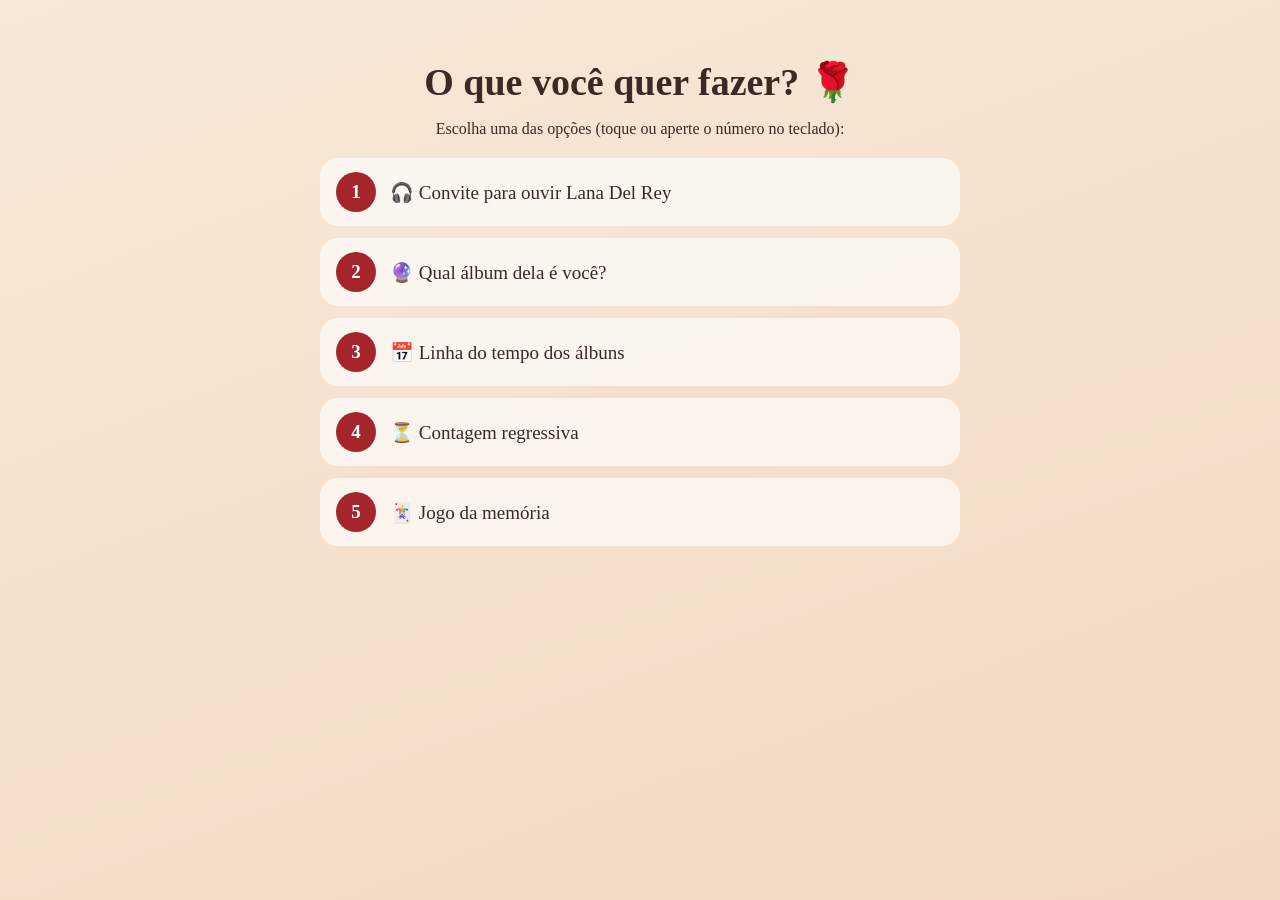
<file: lana/index.html>
<!DOCTYPE html>
<html lang="pt-BR">
<head>
<meta charset="utf-8">
<meta name="viewport" content="width=device-width, initial-scale=1">
<title>Escolha</title>
<link rel="stylesheet" href="css/base.css">
<link rel="stylesheet" href="css/index.css">
</head>
<body>
<main>
  <h1>O que você quer fazer? 🌹</h1>
  <p>Escolha uma das opções (toque ou aperte o número no teclado):</p>
  <nav id="menu"></nav>
</main>
<script src="js/index.js"></script>
</body>
</html>
</file>
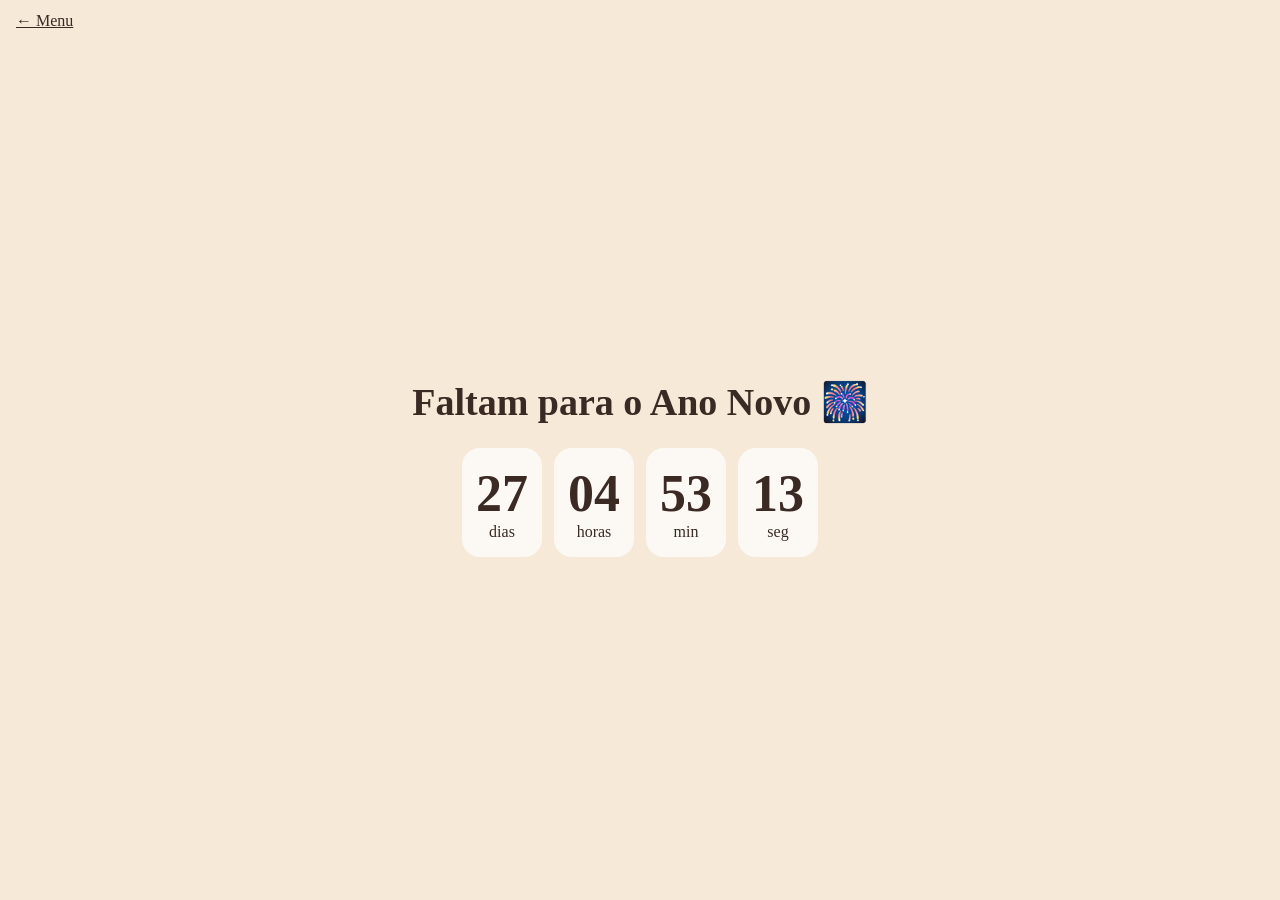
<file: lana/contagem.html>
<!DOCTYPE html>
<html lang="pt-BR">
<head>
<meta charset="utf-8">
<meta name="viewport" content="width=device-width, initial-scale=1">
<title>Contagem regressiva</title>
<link rel="stylesheet" href="css/base.css">
<link rel="stylesheet" href="css/contagem.css">
</head>
<body>
<a class="voltar" href="index.html">← Menu</a>
<main>
  <h1 id="titulo"></h1>
  <div id="relogio"></div>
</main>
<script src="js/contagem.js"></script>
</body>
</html>
</file>
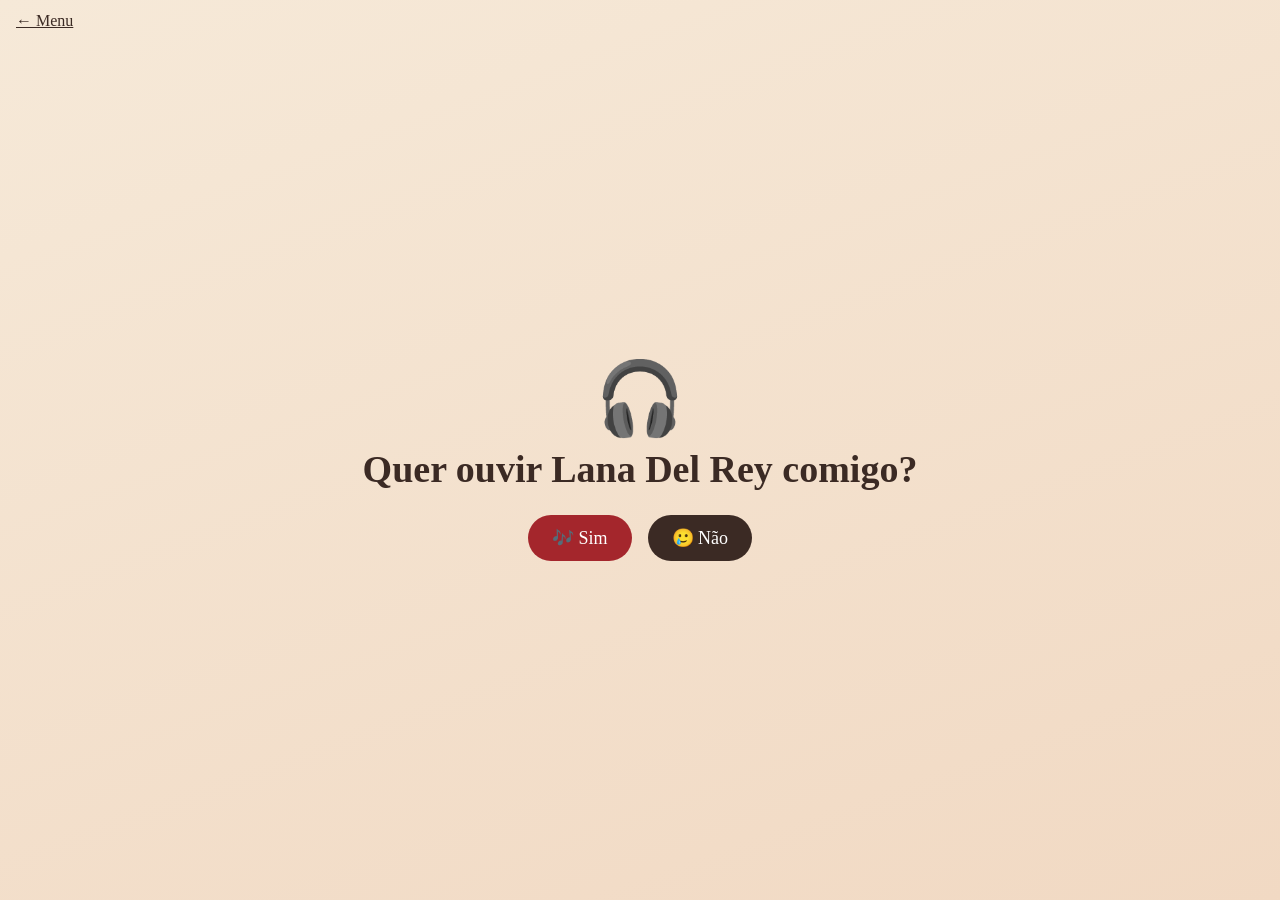
<file: lana/convite.html>
<!DOCTYPE html>
<html lang="pt-BR">
<head>
<meta charset="utf-8">
<meta name="viewport" content="width=device-width, initial-scale=1">
<title>Convite</title>
<link rel="stylesheet" href="css/base.css">
<link rel="stylesheet" href="css/convite.css">
</head>
<body>
<a class="voltar" href="index.html">← Menu</a>
<main id="tela">
  <div class="enfeite">🎧</div>
  <h1>Quer ouvir Lana Del Rey comigo?</h1>
  <div class="botoes">
    <button class="btn" id="sim">🎶 Sim</button>
    <button class="btn" id="nao">🥲 Não</button>
  </div>
</main>
<script src="js/convite.js"></script>
</body>
</html>
</file>
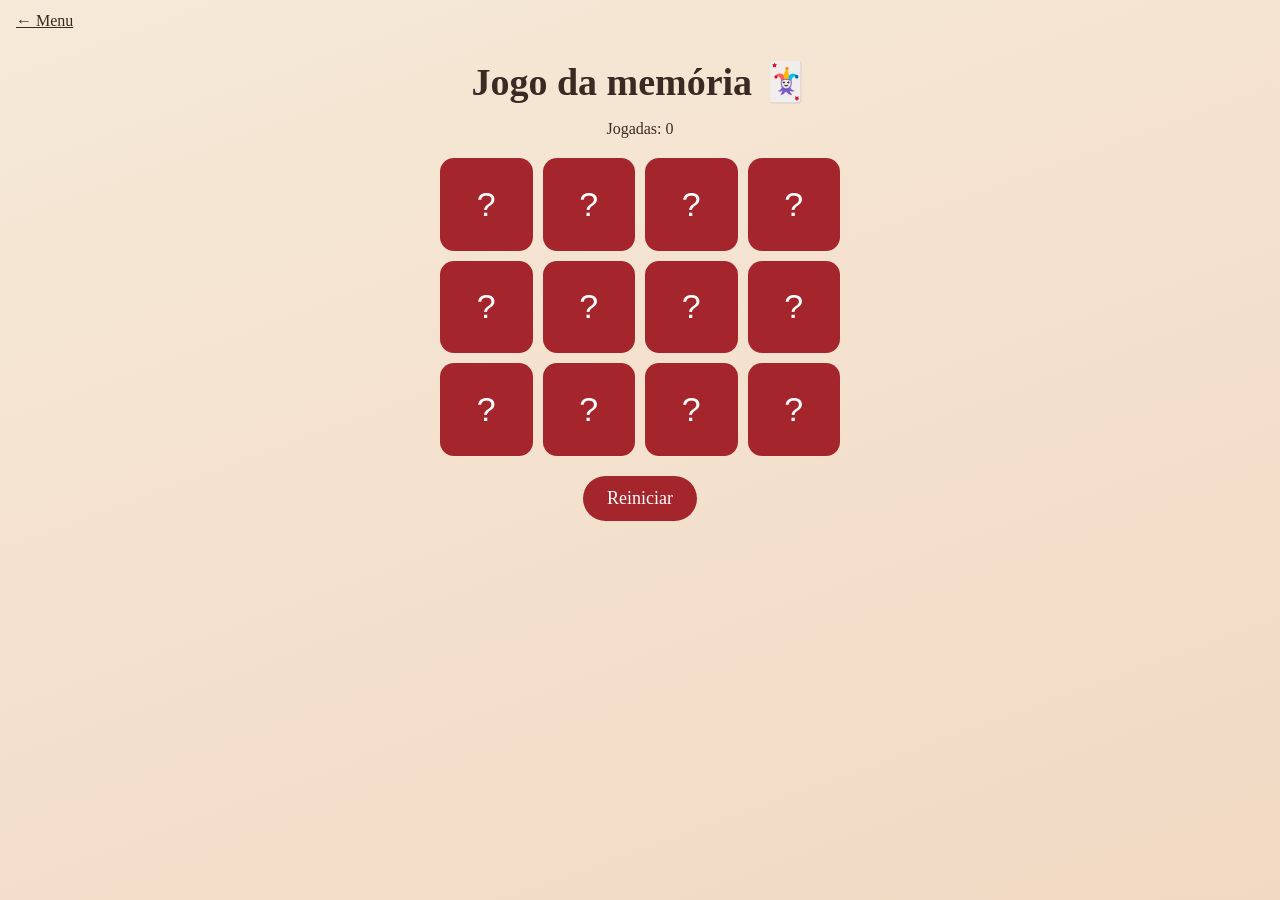
<file: lana/memoria.html>
<!DOCTYPE html>
<html lang="pt-BR">
<head>
<meta charset="utf-8">
<meta name="viewport" content="width=device-width, initial-scale=1">
<title>Jogo da memória</title>
<link rel="stylesheet" href="css/base.css">
<link rel="stylesheet" href="css/memoria.css">
</head>
<body>
<a class="voltar" href="index.html">← Menu</a>
<main>
  <h1>Jogo da memória 🃏</h1>
  <p id="info">Jogadas: 0</p>
  <div id="grade"></div>
  <p><button class="btn" id="reiniciar">Reiniciar</button></p>
</main>
<script src="js/memoria.js"></script>
</body>
</html>
</file>
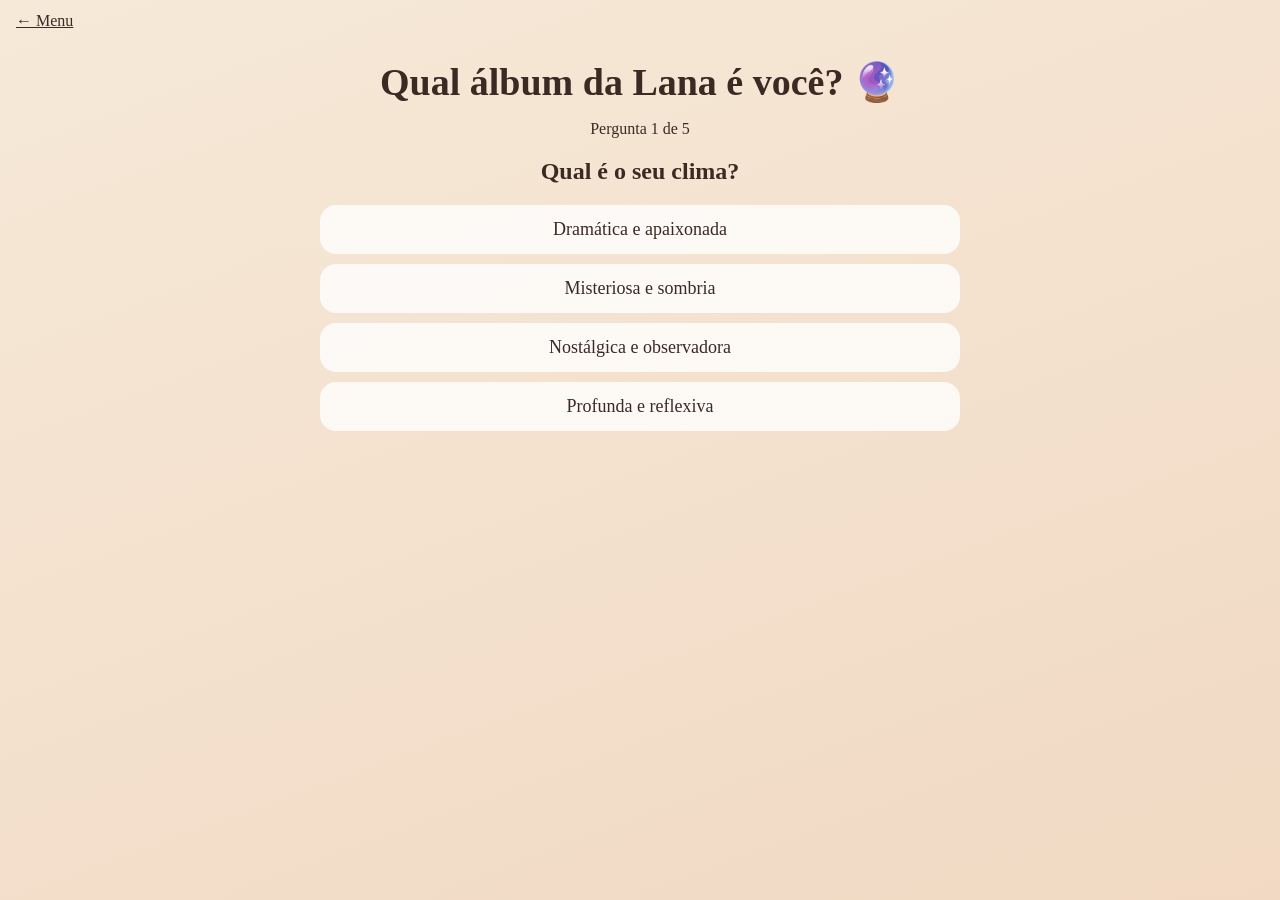
<file: lana/quiz.html>
<!DOCTYPE html>
<html lang="pt-BR">
<head>
<meta charset="utf-8">
<meta name="viewport" content="width=device-width, initial-scale=1">
<title>Qual álbum?</title>
<link rel="stylesheet" href="css/base.css">
<link rel="stylesheet" href="css/quiz.css">
</head>
<body>
<a class="voltar" href="index.html">← Menu</a>
<main>
  <h1>Qual álbum da Lana é você? 🔮</h1>
  <p id="prog"></p>
  <div id="caixa"></div>
</main>
<script src="js/quiz.js"></script>
</body>
</html>
</file>
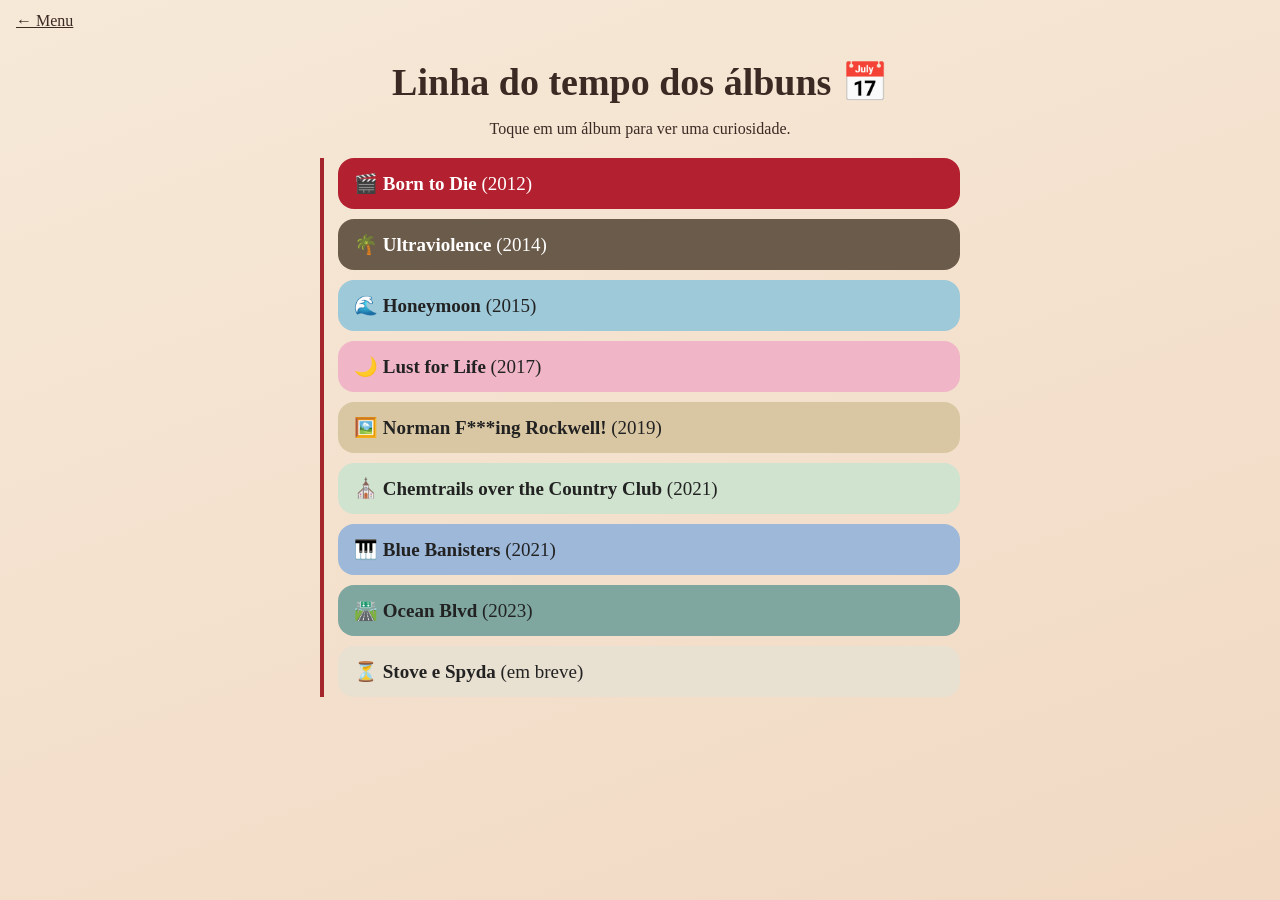
<file: lana/timeline.html>
<!DOCTYPE html>
<html lang="pt-BR">
<head>
<meta charset="utf-8">
<meta name="viewport" content="width=device-width, initial-scale=1">
<title>Linha do tempo</title>
<link rel="stylesheet" href="css/base.css">
<link rel="stylesheet" href="css/timeline.css">
</head>
<body>
<a class="voltar" href="index.html">← Menu</a>
<main>
  <h1>Linha do tempo dos álbuns 📅</h1>
  <p>Toque em um álbum para ver uma curiosidade.</p>
  <div id="lista"></div>
</main>
<script src="js/timeline.js"></script>
</body>
</html>
</file>
<file: lana/css/base.css>
*{box-sizing:border-box}
body{margin:0;min-height:100vh;font-family:Georgia,'Times New Roman',serif;text-align:center;padding:48px 16px 24px;background:var(--bg,#f6e9d8);background-attachment:fixed;color:#3b2a24}
main{max-width:640px;margin:0 auto}
h1{font-size:clamp(26px,7vw,38px);margin:12px 0}
.btn{font:inherit;font-size:18px;padding:12px 24px;border:0;border-radius:999px;background:#a4262c;color:#fff;cursor:pointer;text-decoration:none;display:inline-block}
.voltar{position:fixed;top:12px;left:16px;color:inherit;z-index:5}
:focus-visible{outline:3px solid currentColor;outline-offset:3px}
</file>
<file: lana/css/index.css>
body{--bg:linear-gradient(160deg,#f6e9d8,#f1d9c3)}
nav{display:grid;gap:12px;margin-top:20px}
.op{display:flex;align-items:center;gap:14px;text-align:left;padding:14px 16px;border-radius:18px;background:#fffa;color:inherit;text-decoration:none;font-size:19px;transition:transform .15s}
.op:hover{transform:translateX(4px)}
.op i{font-style:normal;width:40px;height:40px;border-radius:50%;background:#a4262c;color:#fff;display:grid;place-items:center;flex:none;font-weight:700}
</file>
<file: lana/css/contagem.css>
body{background:#f6e9d8;transition:background 2s;display:flex;min-height:100vh}
main{margin:auto}
#relogio{display:flex;gap:12px;justify-content:center;flex-wrap:wrap;margin-top:24px}
.bloco{background:#fffb;border-radius:18px;padding:16px 14px;min-width:78px}
.bloco b{display:block;font-size:clamp(30px,10vw,52px)}
@media (prefers-reduced-motion:reduce){body{transition:none}}
</file>
<file: lana/css/convite.css>
body{--bg:linear-gradient(160deg,#f6e9d8,#f1d9c3);display:flex;min-height:100vh;overflow:hidden}
main{margin:auto;position:relative;z-index:1}
.enfeite{font-size:72px;line-height:1}
.botoes{display:flex;gap:16px;justify-content:center;flex-wrap:wrap;margin-top:24px}
#nao{background:#3b2a24}
#nao.solto{position:fixed}
a.btn{background:#1db954;margin-top:12px}
video{max-width:100%;border-radius:16px;margin-top:16px}
.brilho{position:fixed;top:-30px;pointer-events:none;animation:cair linear infinite;opacity:.8}
@keyframes cair{to{transform:translateY(110vh)}}
@media (prefers-reduced-motion:reduce){.brilho{display:none}}
</file>
<file: lana/css/memoria.css>
body{--bg:linear-gradient(160deg,#f6e9d8,#f1d9c3)}
#grade{display:grid;grid-template-columns:repeat(4,1fr);gap:10px;max-width:400px;margin:20px auto}
.carta{aspect-ratio:1;border:0;border-radius:14px;background:#a4262c;color:#fff;font-size:34px;cursor:pointer}
.carta.aberta,.carta.par{background:#fff}
.carta.par{opacity:.6}
</file>
<file: lana/css/quiz.css>
body{--bg:linear-gradient(160deg,#f6e9d8,#f1d9c3)}
.opcao{display:block;width:100%;margin:10px 0;padding:14px;border:0;border-radius:16px;background:#fffc;color:inherit;font:inherit;font-size:18px;cursor:pointer}
.opcao:hover{background:#fff}
.resultado{border-radius:22px;padding:28px 18px;margin-top:16px}
.resultado .grande{font-size:72px}
</file>
<file: lana/css/timeline.css>
body{--bg:linear-gradient(160deg,#f6e9d8,#f1d9c3)}
#lista{margin-top:20px;border-left:4px solid #a4262c;padding-left:14px;text-align:left}
.album{display:block;width:100%;margin:10px 0;padding:14px 16px;border:0;border-radius:16px;background:var(--c);color:var(--t);font:inherit;font-size:19px;text-align:left;cursor:pointer}
.album small{display:block;font-size:15px;margin-top:6px;opacity:.95}
.album[aria-expanded="false"] small{display:none}
</file>
